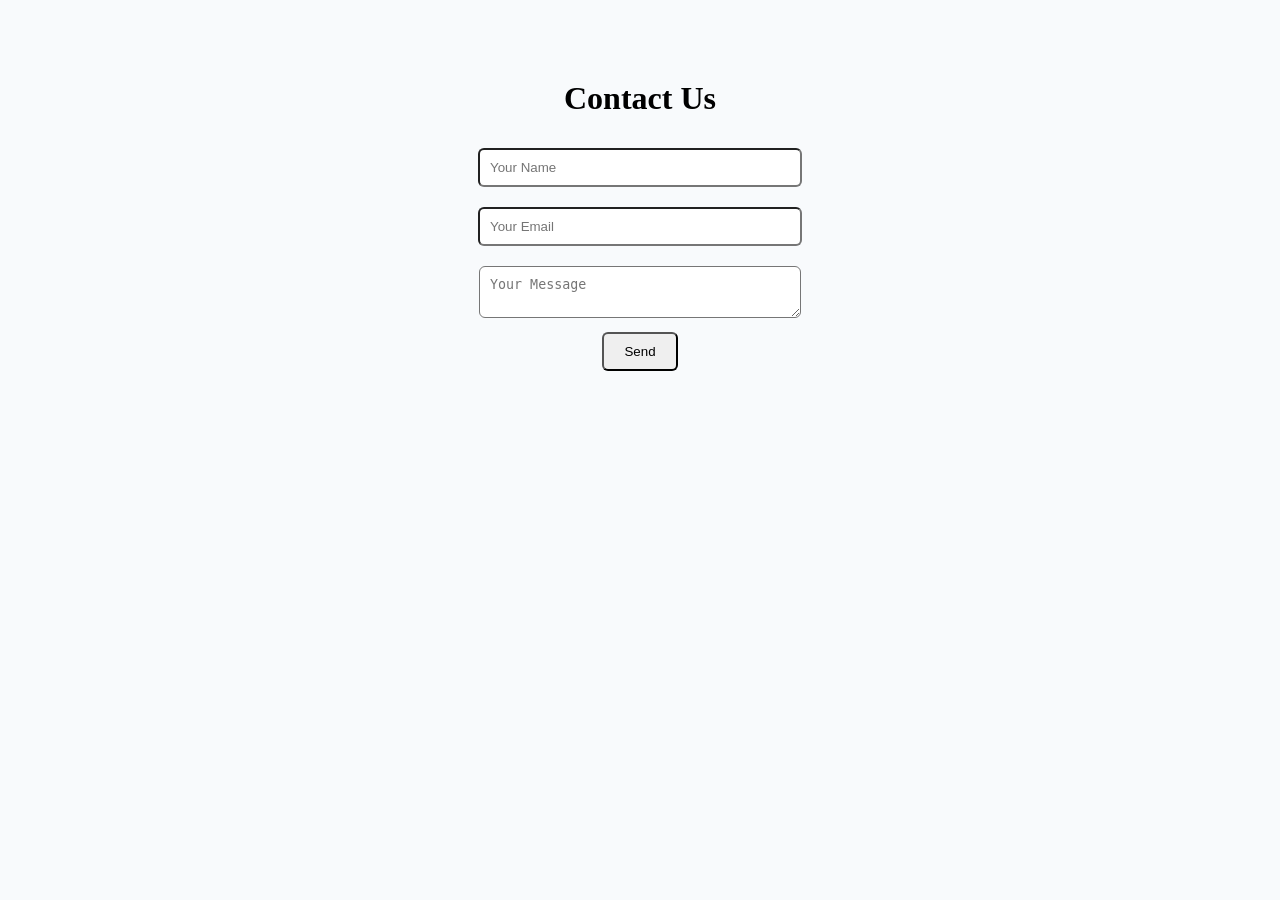
<file: internly-main/frontend/ contact.html>
<!DOCTYPE html>
<html lang="en">
<head>
  <meta charset="UTF-8">
  <title>Contact - Internly</title>

  <link rel="stylesheet" href="style.css">
  <link rel="stylesheet" href="index.css">

  <style>
    body {
      background: #f8fafc;
      text-align: center;
    }

    .contact-box {
      margin-top: 80px;
    }

    input, textarea {
      width: 300px;
      padding: 10px;
      margin: 10px;
      border-radius: 6px;
    }

    button {
      padding: 10px 20px;
      border-radius: 6px;
      cursor: pointer;
    }
  </style>
</head>

<body>

  <div class="contact-box">
  <h1>Contact Us</h1>

  <form id="contactForm">
    <input type="text" placeholder="Your Name" required><br>
    <input type="email" placeholder="Your Email" required><br>
    <textarea placeholder="Your Message" required></textarea><br>

    <button type="submit">Send</button>
  </form>

  <p id="successMsg" style="display:none; color:green;">
    Message sent successfully!
  </p>
</div>

<script>
  document.getElementById("contactForm").addEventListener("submit", function(e) {
    e.preventDefault(); // stop page refresh

    document.getElementById("successMsg").style.display = "block";
  });
</script>

</body>
</html>
</file>
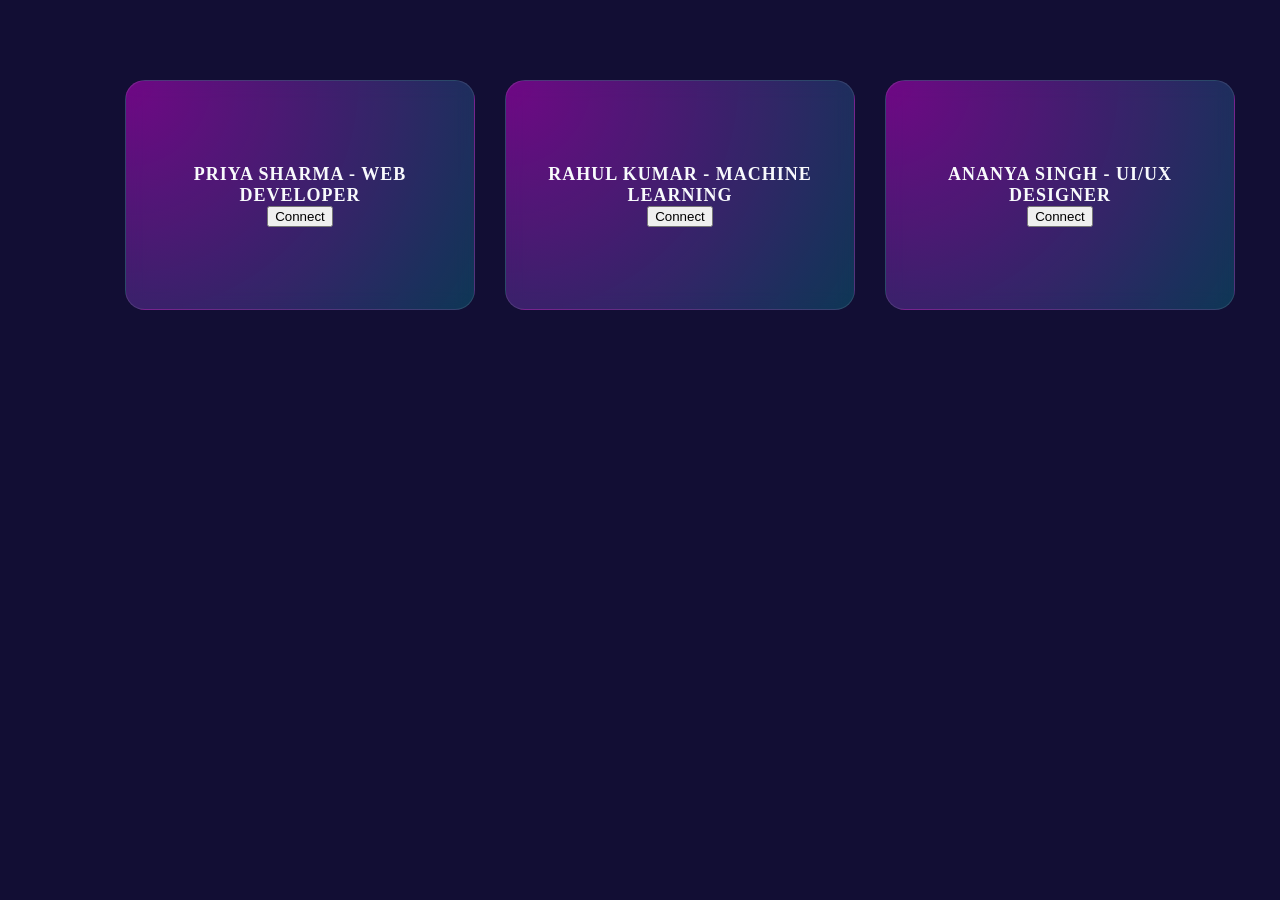
<file: internly-main/frontend/connect.html>
<!DOCTYPE html>
<html lang="en">
<head>
  <meta charset="UTF-8">
  <title>Connect - Internly</title>

  <link rel="stylesheet" href="style.css">
  <link rel="stylesheet" href="index.css">

  <style>
    body {
      background: #120e34;
      color: #1a1a1a;
    }
  </style>
</head>

<body>

  <div class="cards-wrapper">

  <div class="home-container2">
    <span class="home-text1">Priya Sharma - Web Developer</span>
    <button class="connect-btn">Connect</button>
  </div>

  <div class="home-container3">
    <span class="home-text2">Rahul Kumar - Machine Learning</span>
    <button class="connect-btn">Connect</button>
  </div>

  <div class="home-container4">
    <span class="home-text3">Ananya Singh - UI/UX Designer</span>
    <button class="connect-btn">Connect</button>
  </div>

</div>

<script>
  document.addEventListener("click", function(e) {
    if (e.target.classList.contains("connect-btn")) {
      e.target.innerText = "Requested";
      e.target.disabled = true;
    }
  });
</script>

</body>
</html>
</file>
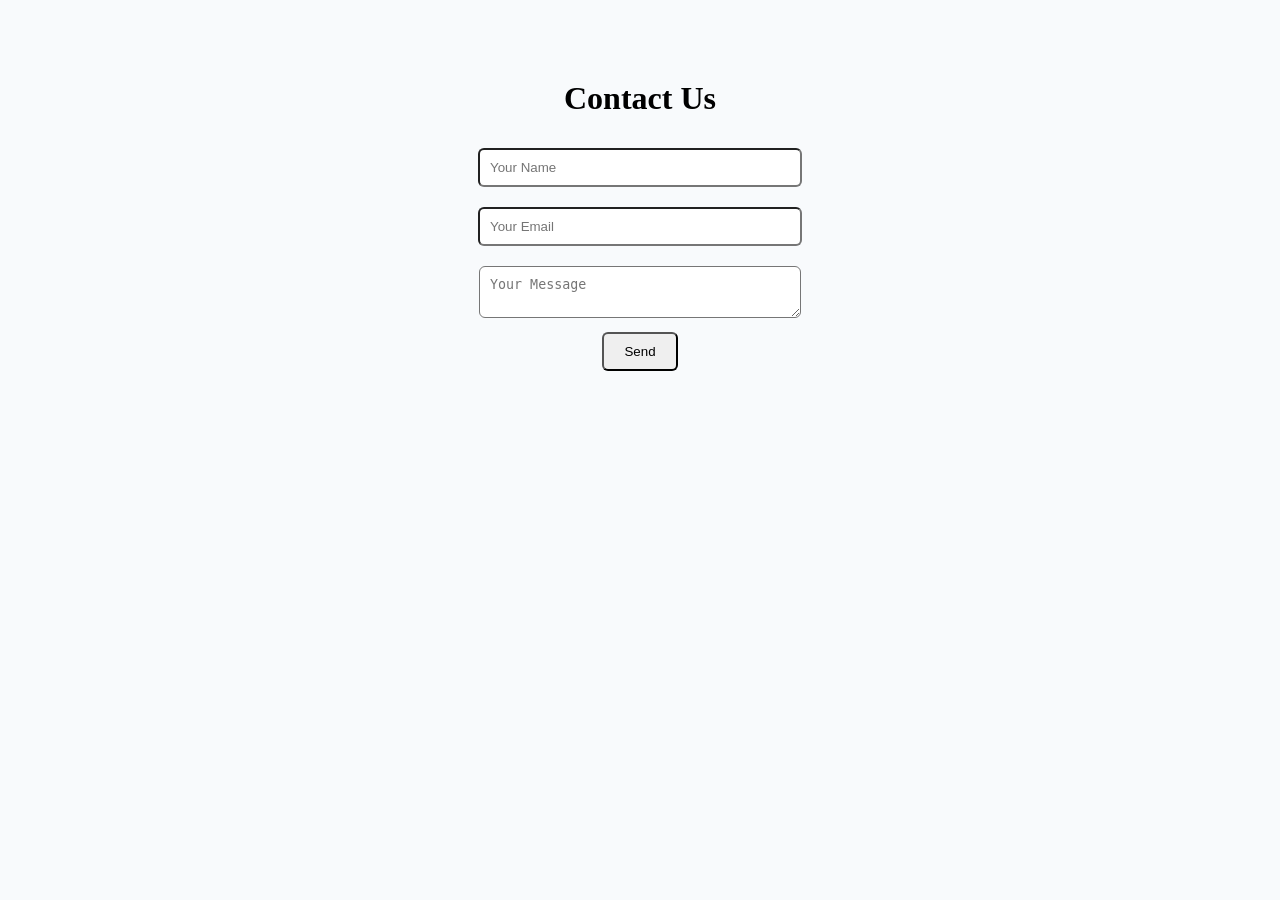
<file: internly-main/frontend/contact.html>
<!DOCTYPE html>
<html lang="en">
<head>
  <meta charset="UTF-8">
  <title>Contact - Internly</title>

  <link rel="stylesheet" href="style.css">
  <link rel="stylesheet" href="index.css">

  <style>
    body {
      background: #f8fafc;
      text-align: center;
    }

    .contact-box {
      margin-top: 80px;
    }

    input, textarea {
      width: 300px;
      padding: 10px;
      margin: 10px;
      border-radius: 6px;
    }

    button {
      padding: 10px 20px;
      border-radius: 6px;
      cursor: pointer;
    }
  </style>
</head>

<body>

  <div class="contact-box">
  <h1>Contact Us</h1>

  <form id="contactForm">
    <input type="text" placeholder="Your Name" required><br>
    <input type="email" placeholder="Your Email" required><br>
    <textarea placeholder="Your Message" required></textarea><br>

    <button type="submit">Send</button>
  </form>

  <p id="successMsg" style="display:none; color:green;">
    Message sent successfully!
  </p>
</div>

<script>
  document.getElementById("contactForm").addEventListener("submit", function(e) {
    e.preventDefault(); // stop page refresh

    document.getElementById("successMsg").style.display = "block";
  });
</script>

</body>
</html>
</file>
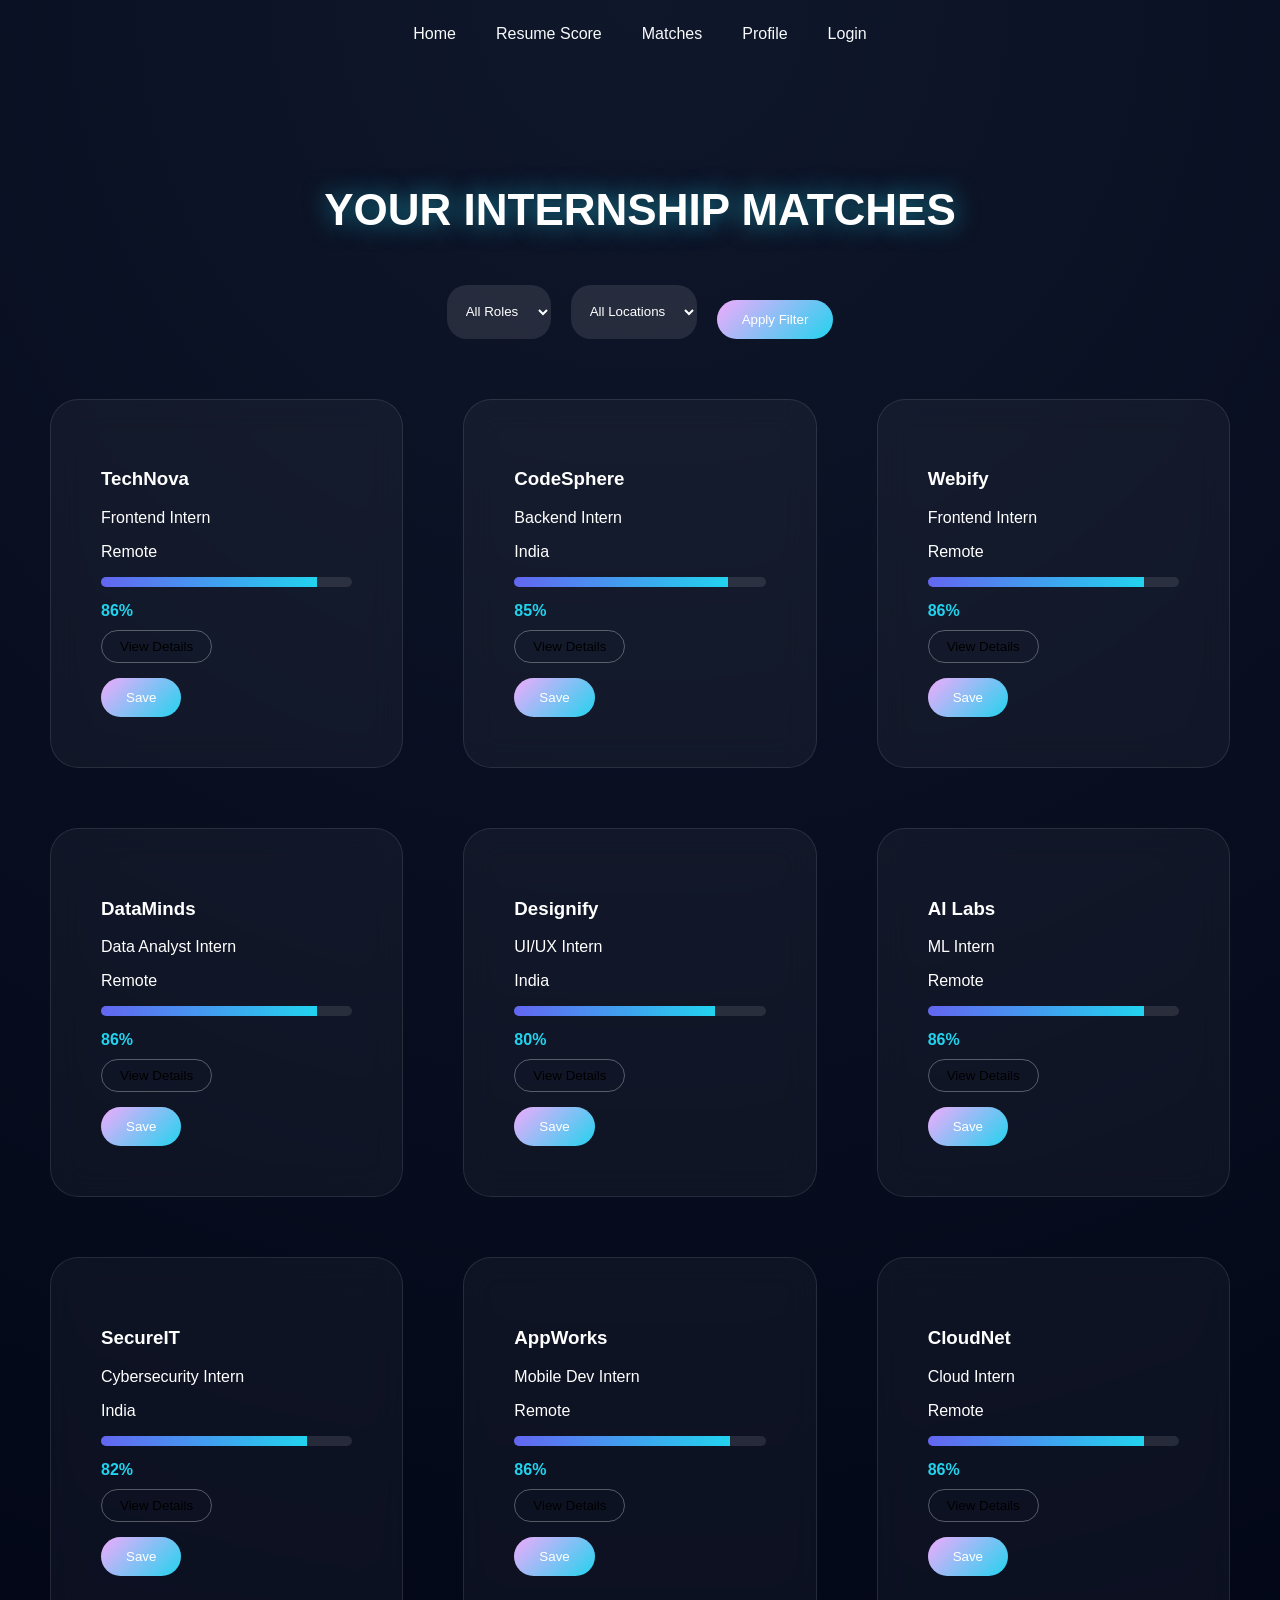
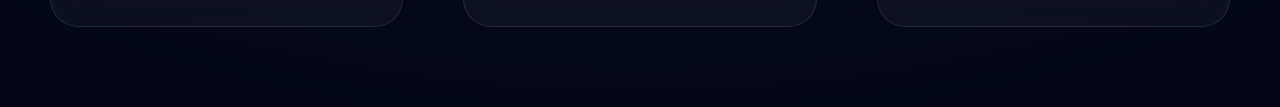
<file: internly-main/frontend/job-matches.html>
<!DOCTYPE html>
<html>
<head>
  <title>Job Matches - INTERNLY</title>
  <link rel="stylesheet" href="job-matches.css">
</head>
<body>

<nav class="navbar">
  <a href="index.html">Home</a>
  <a href="resume-score.html">Resume Score</a>
  <a href="job-matches.html">Matches</a>
  <a href="profile.html">Profile</a>
  <a href="login.html" class="nav-btn">Login</a>
</nav>


<section class="matches-container">

  <h1 class="page-title">YOUR INTERNSHIP MATCHES</h1>

  
  <div class="filter-bar">
    <select id="roleFilter">
      <option value="all">All Roles</option>
      <option value="frontend">Frontend</option>
      <option value="backend">Backend</option>
    </select>

    <select id="locationFilter">
      <option value="all">All Locations</option>
      <option value="remote">Remote</option>
      <option value="india">India</option>
    </select>

    <button id="applyFilter" class="primary-btn">Apply Filter</button>
  </div>

  
  <div class="cards-grid">

    <div class="glass-card match-card fade-in"
         data-role="frontend"
         data-location="remote"
         data-score="92">

      <h3>TechNova</h3>
      <p>Frontend Intern</p>
      <p>Remote</p>

      <div class="score-section">
        <div class="progress-track">
          <div class="progress-fill"></div>
        </div>
        <span class="score-text">0%</span>
      </div>

      <button class="secondary-btn details-btn">View Details</button>

      <div class="expandable">
        <p>Required: React, JS, APIs</p>
        <p>Stipend: ₹15,000/month</p>
      </div>

      <button class="primary-btn save-btn">Save</button>

    </div>
    <div class="glass-card match-card fade-in" data-role="backend" data-location="india" data-score="85">
  <h3>CodeSphere</h3>
  <p>Backend Intern</p>
  <p>India</p>

  <div class="score-section">
    <div class="progress-track"><div class="progress-fill"></div></div>
    <span class="score-text">0%</span>
  </div>

  <button class="secondary-btn details-btn">View Details</button>
  <div class="expandable">
    <p>Required: Node.js, APIs, MongoDB</p>
    <p>Stipend: ₹12,000/month</p>
  </div>

  <button class="primary-btn save-btn">Save</button>
</div>


<div class="glass-card match-card fade-in" data-role="frontend" data-location="remote" data-score="90">
  <h3>Webify</h3>
  <p>Frontend Intern</p>
  <p>Remote</p>

  <div class="score-section">
    <div class="progress-track"><div class="progress-fill"></div></div>
    <span class="score-text">0%</span>
  </div>

  <button class="secondary-btn details-btn">View Details</button>
  <div class="expandable">
    <p>Required: HTML, CSS, React</p>
    <p>Stipend: ₹15,000/month</p>
  </div>

  <button class="primary-btn save-btn">Save</button>
</div>


<div class="glass-card match-card fade-in" data-role="backend" data-location="remote" data-score="88">
  <h3>DataMinds</h3>
  <p>Data Analyst Intern</p>
  <p>Remote</p>

  <div class="score-section">
    <div class="progress-track"><div class="progress-fill"></div></div>
    <span class="score-text">0%</span>
  </div>

  <button class="secondary-btn details-btn">View Details</button>
  <div class="expandable">
    <p>Required: Python, Excel, SQL</p>
    <p>Stipend: ₹14,000/month</p>
  </div>

  <button class="primary-btn save-btn">Save</button>
</div>


<div class="glass-card match-card fade-in" data-role="frontend" data-location="india" data-score="80">
  <h3>Designify</h3>
  <p>UI/UX Intern</p>
  <p>India</p>

  <div class="score-section">
    <div class="progress-track"><div class="progress-fill"></div></div>
    <span class="score-text">0%</span>
  </div>

  <button class="secondary-btn details-btn">View Details</button>
  <div class="expandable">
    <p>Required: Figma, UI Design</p>
    <p>Stipend: ₹10,000/month</p>
  </div>

  <button class="primary-btn save-btn">Save</button>
</div>


<div class="glass-card match-card fade-in" data-role="backend" data-location="remote" data-score="91">
  <h3>AI Labs</h3>
  <p>ML Intern</p>
  <p>Remote</p>

  <div class="score-section">
    <div class="progress-track"><div class="progress-fill"></div></div>
    <span class="score-text">0%</span>
  </div>

  <button class="secondary-btn details-btn">View Details</button>
  <div class="expandable">
    <p>Required: Python, ML, AI</p>
    <p>Stipend: ₹18,000/month</p>
  </div>

  <button class="primary-btn save-btn">Save</button>
</div>


<div class="glass-card match-card fade-in" data-role="backend" data-location="india" data-score="82">
  <h3>SecureIT</h3>
  <p>Cybersecurity Intern</p>
  <p>India</p>

  <div class="score-section">
    <div class="progress-track"><div class="progress-fill"></div></div>
    <span class="score-text">0%</span>
  </div>

  <button class="secondary-btn details-btn">View Details</button>
  <div class="expandable">
    <p>Required: Networking, Security</p>
    <p>Stipend: ₹13,000/month</p>
  </div>

  <button class="primary-btn save-btn">Save</button>
</div>


<div class="glass-card match-card fade-in" data-role="frontend" data-location="remote" data-score="87">
  <h3>AppWorks</h3>
  <p>Mobile Dev Intern</p>
  <p>Remote</p>

  <div class="score-section">
    <div class="progress-track"><div class="progress-fill"></div></div>
    <span class="score-text">0%</span>
  </div>

  <button class="secondary-btn details-btn">View Details</button>
  <div class="expandable">
    <p>Required: Flutter, Android</p>
    <p>Stipend: ₹16,000/month</p>
  </div>

  <button class="primary-btn save-btn">Save</button>
</div>


<div class="glass-card match-card fade-in" data-role="backend" data-location="remote" data-score="89">
  <h3>CloudNet</h3>
  <p>Cloud Intern</p>
  <p>Remote</p>

  <div class="score-section">
    <div class="progress-track"><div class="progress-fill"></div></div>
    <span class="score-text">0%</span>
  </div>

  <button class="secondary-btn details-btn">View Details</button>
  <div class="expandable">
    <p>Required: AWS, Cloud</p>
    <p>Stipend: ₹17,000/month</p>
  </div>

  <button class="primary-btn save-btn">Save</button>
</div>

  </div>

</section>

<script src="job-matches.js"></script>
</body>
</html>
</file>
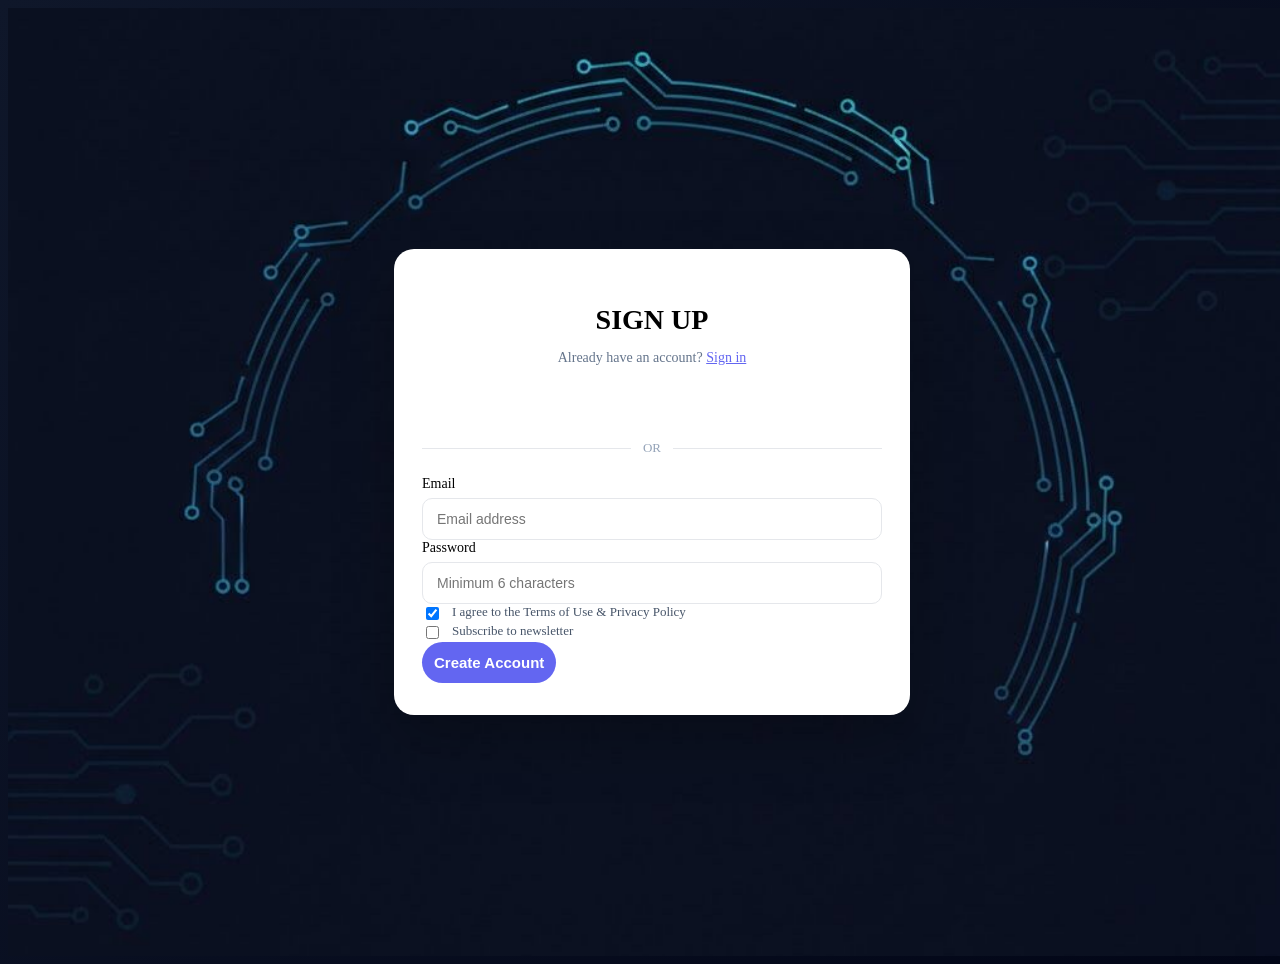
<file: internly-main/frontend/login.html>
<!DOCTYPE html>
<html lang="en">
<head>
  <title>Sign Up – INTERNLY</title>

  <script src="https://accounts.google.com/gsi/client" async defer></script>

  <meta name="viewport" content="width=device-width, initial-scale=1.0" />
  <meta charset="utf-8" />

  <link rel="stylesheet" href="./style.css" />
  <link rel="stylesheet" href="./login.css" />

  <style>
    body { background: linear-gradient(135deg, #0f172a, #020617); }

    .auth-card{
      width:100%; max-width:460px; background:#fff; border-radius:20px;
      padding:32px 28px; box-shadow:0 25px 60px rgba(0,0,0,0.25);
      display:flex; flex-direction:column; gap:20px;
    }
    .auth-title{ text-align:center; }
    .auth-title h2{ font-size:28px; font-weight:700; margin-bottom:6px; }
    .auth-title p{ font-size:14px; color:#64748b; }
    .divider{ display:flex; align-items:center; gap:12px; color:#94a3b8; font-size:13px; }
    .divider::before,.divider::after{ content:""; flex:1; height:1px; background:#e5e7eb; }
    .input-group{ display:flex; flex-direction:column; gap:6px; }
    .input-group label{ font-size:14px; font-weight:500; }
    .input-group input{
      padding:12px 14px; border-radius:10px; border:1px solid #e5e7eb; font-size:14px;
    }
    .input-group input:focus{ outline:none; border-color:#6366f1; }
    .primary-btn{
      background:#6366f1; color:#fff; border-radius:999px; padding:12px;
      font-size:15px; font-weight:600; border:none; cursor:pointer; transition:0.2s ease;
    }
    .primary-btn:hover{ background:#4f46e5; }
    .checkbox-row{ display:flex; align-items:flex-start; gap:10px; font-size:13px; color:#475569; }
    #message{ font-size:14px; text-align:center; display:none; padding:10px; border-radius:10px; }


    .g_id_signin, #g_id_onload { width:100% !important; display:block !important; }
    .g_id_signin iframe { width:100% !important; }

    @media (max-width:480px){ .auth-card{ padding:24px 18px; } }
  </style>
</head>

<body>
  <div class="login-container1">
    <div class="auth-card">

      <div class="auth-title">
        <h2>SIGN UP</h2>
        <p>Already have an account? <a href="#" onclick="switchToLogin()" style="color:#6366f1">Sign in</a></p>
      </div>

     
      <div id="g_id_onload"
        data-client_id="191745860317-v65t5u2o4lr3d6hho9iv7rnskadii215.apps.googleusercontent.com"
        data-callback="handleCredentialResponse">
      </div>

      <div class="g_id_signin"
        data-type="standard"
        data-size="large"
        data-width="320">
      </div>

      <div class="divider">OR</div>

      <form id="signupForm">
        <div class="input-group">
          <label>Email</label>
          <input type="email" id="signup-email" placeholder="Email address" required />
        </div>

        <div class="input-group">
          <label>Password</label>
          <input type="password" id="signup-password" placeholder="Minimum 6 characters" required />
        </div>

        <div class="checkbox-row">
          <input type="checkbox" id="terms" checked required />
          <label for="terms">I agree to the Terms of Use & Privacy Policy</label>
        </div>

        <div class="checkbox-row">
          <input type="checkbox" id="newsletter" />
          <label for="newsletter">Subscribe to newsletter</label>
        </div>

        <button type="submit" class="primary-btn">Create Account</button>
      </form>

      <div id="message"></div>
    </div>
  </div>

  <script>
    const API_URL = 'http://localhost:5000/api';

    function showMessage(msg, isError=false) {
      const el = document.getElementById('message');
      el.style.display = 'block';
      el.textContent = msg;
      el.style.background = isError ? '#fee2e2' : '#dcfce7';
      el.style.color = isError ? '#b91c1c' : '#166534';
    }

    
    document.getElementById('signupForm').addEventListener('submit', async (e) => {
      e.preventDefault();

      const email = document.getElementById('signup-email').value.trim();
      const password = document.getElementById('signup-password').value;
      const termsAgreed = document.getElementById('terms').checked;
      const subscribeNewsletter = document.getElementById('newsletter').checked;

      if (!termsAgreed) return showMessage('You must agree to the terms.', true);

      try {
        const res = await fetch(`${API_URL}/auth/signup`, {
          method: 'POST',
          headers: { 'Content-Type': 'application/json' },
          body: JSON.stringify({ email, password, termsAgreed, subscribeNewsletter })
        });

        const data = await res.json();
        console.log('Signup response:', data);

        if (data.success) {
          localStorage.setItem('token', data.data.token);
          localStorage.setItem('user', JSON.stringify(data.data.user));
          showMessage('Account created! Redirecting...');
          setTimeout(() => window.location.href = 'profile.html', 1200);
        } else {
          showMessage(data.message || 'Signup failed', true);
        }
      } catch (err) {
        console.error(err);
        showMessage('Backend not reachable. Is server.js running?', true);
      }
    });


    async function handleCredentialResponse(response) {
      
      try {
        const res = await fetch(`${API_URL}/auth/google`, {
          method: 'POST',
          headers: { 'Content-Type': 'application/json' },
          body: JSON.stringify({ credential: response.credential })
        });

        const data = await res.json();
        console.log('Google login response:', data);

        if (data.success) {
          localStorage.setItem('token', data.data.token);
          localStorage.setItem('user', JSON.stringify(data.data.user));
          showMessage('Signed in with Google! Redirecting...');
          setTimeout(() => window.location.href = 'index.html', 1200);
        } else {
          showMessage(data.message || 'Google sign-in failed', true);
        }
      } catch (err) {
        console.error(err);
        showMessage('Google sign-in backend not reachable.', true);
      }
    }

    function switchToLogin() {
      alert('Login page can be added next.');
    }
  </script>
</body>
</html>
</file>
<file: internly-main/frontend/style.css>
:root {
  --dl-layout-size-large: 144px;
  --dl-layout-size-small: 48px;
  --dl-layout-space-unit: 16px;
  --dl-layout-size-medium: 96px;
  --dl-layout-size-xlarge: 192px;
  --dl-layout-size-xsmall: 16px;
  --dl-color-theme-accent1: #C5B6E0;
  --dl-color-theme-accent2: #8F84D2;
  --dl-layout-radius-round: 50%;
  --dl-layout-size-xxlarge: 288px;
  --dl-color-theme-primary1: #23297F;
  --dl-color-theme-primary2: #585AB3;
  --dl-layout-size-maxwidth: 1400px;
  --dl-layout-radius-radius2: 2px;
  --dl-layout-radius-radius4: 4px;
  --dl-layout-radius-radius8: 8px;
  --dl-layout-space-halfunit: 8px;
  --dl-layout-space-sixunits: 96px;
  --dl-layout-space-twounits: 32px;
  --dl-color-theme-secondary1: #FFFFFF;
  --dl-color-theme-secondary2: #FBF1EB;
  --dl-layout-space-fiveunits: 80px;
  --dl-layout-space-fourunits: 64px;
  --dl-layout-space-threeunits: 48px;
  --dl-color-theme-neutral-dark: #080A45;
  --dl-layout-radius-cardradius: 8px;
  --dl-color-theme-neutral-light: #FFFFFF;
  --dl-layout-radius-imageradius: 8px;
  --dl-layout-radius-inputradius: 24px;
  --dl-layout-radius-buttonradius: 24px;
  --dl-layout-space-oneandhalfunits: 24px;
}
 
.button {
  color: var(--dl-color-theme-neutral-dark);
  display: inline-block;
  padding: 0.5rem 1rem;
  border-color: var(--dl-color-theme-neutral-dark);
  border-width: 1px;
  border-radius: 4px;
  background-color: var(--dl-color-theme-neutral-light);
}
 
.input {
  color: var(--dl-color-theme-neutral-dark);
  cursor: auto;
  padding: 0.5rem 1rem;
  border-color: var(--dl-color-theme-neutral-dark);
  border-width: 1px;
  border-radius: 4px;
  background-color: var(--dl-color-theme-neutral-light);
}
 
.textarea {
  color: var(--dl-color-theme-neutral-dark);
  cursor: auto;
  padding: 0.5rem;
  border-color: var(--dl-color-theme-neutral-dark);
  border-width: 1px;
  border-radius: 4px;
  background-color: var(--dl-color-theme-neutral-light);
}
 
.list {
  width: 100%;
  margin: 1em 0px 1em 0px;
  display: block;
  padding: 0px 0px 0px 1.5rem;
  list-style-type: none;
  list-style-position: outside;
}
 
.list-item {
  display: list-item;
}
 
.teleport-show {
  display: flex !important;
  transform: none !important;
}
 
.thq-input {
  color: var(--dl-color-theme-neutral-dark);
  cursor: auto;
  outline: none;
  padding: 0.5rem 1rem;
  align-self: stretch;
  text-align: center;
  border-color: var(--dl-color-theme-neutral-dark);
  border-width: 1px;
  border-radius: var(--dl-layout-radius-inputradius);
  background-color: var(--dl-color-theme-neutral-light);
}
 
.thq-input:focus {
  outline: 1px solid var(--dl-color-theme-primary1);
}
 
.thq-button-filled {
  gap: var(--dl-layout-space-halfunit);
  fill: var(--dl-color-theme-secondary1);
  color: var(--dl-color-theme-secondary1);
  cursor: pointer;
  display: flex;
  transition: 0.3s;
  align-items: center;
  font-weight: bold;
  padding-top: var(--dl-layout-space-halfunit);
  white-space: nowrap;
  border-color: var(--dl-color-theme-primary1);
  border-width: 1px;
  padding-left: var(--dl-layout-space-oneandhalfunits);
  border-radius: var(--dl-layout-radius-buttonradius);
  padding-right: var(--dl-layout-space-oneandhalfunits);
  padding-bottom: var(--dl-layout-space-halfunit);
  justify-content: center;
  background-color: var(--dl-color-theme-primary1);
}
 
.thq-button-filled:hover {
  fill: var(--dl-color-theme-secondary2);
  color: var(--dl-color-theme-secondary2);
  border-color: var(--dl-color-theme-primary2);
  background-color: var(--dl-color-theme-primary2);
}
 
.thq-button-outline {
  gap: var(--dl-layout-space-halfunit);
  fill: var(--dl-color-theme-primary1);
  color: var(--dl-color-theme-primary1);
  border: 1px solid;
  cursor: pointer;
  display: flex;
  transition: 0.3s;
  align-items: center;
  font-weight: bold;
  padding-top: var(--dl-layout-space-halfunit);
  white-space: nowrap;
  border-color: var(--dl-color-theme-primary1);
  padding-left: var(--dl-layout-space-oneandhalfunits);
  border-radius: var(--dl-layout-radius-buttonradius);
  padding-right: var(--dl-layout-space-oneandhalfunits);
  padding-bottom: var(--dl-layout-space-halfunit);
  justify-content: center;
}
 
.thq-button-outline:hover {
  fill: var(--dl-color-theme-secondary2);
  color: var(--dl-color-theme-secondary2);
  border-color: var(--dl-color-theme-primary2);
  background-color: var(--dl-color-theme-primary2);
}
 
.thq-button-flat {
  gap: var(--dl-layout-space-halfunit);
  fill: var(--dl-color-theme-primary1);
  color: var(--dl-color-theme-primary1);
  cursor: pointer;
  display: flex;
  transition: 0.3s;
  align-items: center;
  font-weight: bold;
  padding-top: var(--dl-layout-space-halfunit);
  white-space: nowrap;
  border-color: transparent;
  border-width: 1px;
  padding-left: var(--dl-layout-space-oneandhalfunits);
  border-radius: var(--dl-layout-radius-buttonradius);
  padding-right: var(--dl-layout-space-oneandhalfunits);
  padding-bottom: var(--dl-layout-space-halfunit);
  justify-content: center;
}
 
.thq-button-flat:hover {
  fill: var(--dl-color-theme-secondary1);
  color: var(--dl-color-theme-secondary1);
  border-color: var(--dl-color-theme-primary2);
  background-color: var(--dl-color-theme-primary2);
}
 
.thq-heading-1 {
  font-size: 48px;
  font-family: Bricolage Grotesque;
  font-weight: 700;
  line-height: 1.5;
}
 
.thq-heading-2 {
  font-size: 35px;
  font-family: Bricolage Grotesque;
  font-weight: 600;
  line-height: 1.5;
}
 
.thq-heading-3 {
  font-size: 26px;
  font-family: Bricolage Grotesque;
  font-weight: 600;
  line-height: 1.5;
}
 
.thq-body-large {
  font-size: 18px;
  font-family: Bricolage Grotesque;
  line-height: 1.5;
}
 
.thq-body-small {
  font-size: 16px;
  font-family: Bricolage Grotesque;
  line-height: 1.5;
}
 
.thq-team-image-round {
  width: 80px;
  height: 80px;
  object-fit: cover;
  border-radius: 50%;
}
 
.thq-section-padding {
  width: 100%;
  display: flex;
  padding: var(--dl-layout-space-fiveunits);
  position: relative;
  align-items: center;
  flex-direction: column;
}
 
.thq-section-max-width {
  width: 100%;
  max-width: var(--dl-layout-size-maxwidth);
}
 
.thq-img-ratio-1-1 {
  width: 100%;
  object-fit: cover;
  aspect-ratio: 1/1;
  border-radius: var(--dl-layout-radius-imageradius);
}
 
.thq-img-ratio-16-9 {
  width: 100%;
  object-fit: cover;
  aspect-ratio: 16/9;
  border-radius: var(--dl-layout-radius-imageradius);
}
 
.thq-img-ratio-4-3 {
  width: 100%;
  object-fit: cover;
  aspect-ratio: 4/3;
  border-radius: var(--dl-layout-radius-imageradius);
}
 
.thq-img-ratio-4-6 {
  width: 100%;
  object-fit: cover;
  aspect-ratio: 4/6;
  border-radius: var(--dl-layout-radius-imageradius);
}
 
.thq-img-round {
  width: 100%;
  border-radius: var(--dl-layout-radius-round);
}
 
.thq-flex-column {
  gap: var(--dl-layout-space-twounits);
  display: flex;
  overflow: hidden;
  position: relative;
  align-items: center;
  flex-direction: column;
}
 
.thq-flex-row {
  gap: var(--dl-layout-space-twounits);
  display: flex;
  overflow: hidden;
  position: relative;
  align-items: center;
}
 
.thq-grid-6 {
  display: grid;
  grid-gap: var(--dl-layout-space-twounits);
  grid-template-columns: 1fr 1fr 1fr 1fr 1fr 1fr;
}
 
.thq-grid-5 {
  display: grid;
  grid-gap: var(--dl-layout-space-twounits);
  grid-template-columns: 1fr 1fr 1fr 1fr 1fr;
}
 
.thq-card {
  gap: var(--dl-layout-space-oneandhalfunits);
  display: flex;
  padding: var(--dl-layout-space-twounits);
  align-items: stretch;
  border-radius: var(--dl-layout-radius-cardradius);
  flex-direction: column;
}
 
.thq-box-shadow {
  box-shadow: 0px 0px 5px -2px var(--dl-color-theme-neutral-dark);
}
 
.thq-grid-3 {
  display: grid;
  grid-gap: var(--dl-layout-space-twounits);
  grid-template-columns: 1fr 1fr 1fr;
}
 
.thq-grid-4 {
  display: grid;
  grid-gap: var(--dl-layout-space-twounits);
  grid-template-columns: 1fr 1fr 1fr 1fr;
}
 
.thq-grid-2 {
  width: 100%;
  display: grid;
  grid-gap: var(--dl-layout-space-twounits);
  grid-template-columns: 1fr 1fr;
}
 
.thq-checkbox {
  width: var(--dl-layout-size-xsmall);
  height: var(--dl-layout-size-xsmall);
}
 
.thq-select {
  cursor: pointer;
  appearance: none;
  padding-top: var(--dl-layout-space-halfunit);
  padding-left: var(--dl-layout-space-unit);
  border-radius: var(--dl-layout-radius-inputradius);
  padding-right: var(--dl-layout-space-twounits);
  padding-bottom: var(--dl-layout-space-halfunit);
  background-color: var(--dl-color-theme-neutral-light);
  background-image: url('data:image/svg+xml;charset=US-ASCII,%3Csvg width%3D%2220%22 height%3D%2220%22 xmlns%3D%22http%3A//www.w3.org/2000/svg%22 viewBox%3D%220 0 20 20%22 fill%3D%22%23000%22%3E%3Cpath d%3D%22M4.293 7.293a1 1 0 011.414 0L10 11.586l4.293-4.293a1 1 0 111.414 1.414l-5 5a1 1 0 01-1.414 0l-5-5a1 1 0 010-1.414z%22/%3E%3C/svg%3E');
  background-repeat: no-repeat;
  background-position: right 8px center;
}
 
.thq-divider-horizontal {
  width: 100%;
  height: 1px;
  background-color: var(--dl-color-theme-neutral-dark);
}
 
.thq-icon-small {
  width: 24px;
  height: 24px;
}
 
.thq-button-icon {
  fill: var(--dl-color-theme-secondary1);
  padding: 3px;
  transition: 0.3s;
  border-radius: var(--dl-layout-radius-round);
}
 
.thq-button-icon:hover {
  fill: var(--dl-color-theme-secondary2);
}
 
.thq-icon-medium {
  width: var(--dl-layout-size-small);
  height: var(--dl-layout-size-small);
}
 
.thq-icon-x-small {
  width: var(--dl-layout-size-xsmall);
  height: var(--dl-layout-size-xsmall);
}
 
.thq-link {
  cursor: pointer;
  display: inline-block;
  overflow: hidden;
  background: linear-gradient(to right, var(--dl-color-theme-primary1) 50%, var(--dl-color-theme-neutral-dark) 50%);
  transition: background-position 300ms ease;
  font-weight: 600;
  background-clip: text;
  background-size: 200% 100%;
  background-position: 100%;
  -webkit-text-fill-color: transparent;
}
 
.thq-link:hover {
  background-position: 0 100%;
}
 
.thq-grid-auto-300 {
  display: grid;
  grid-gap: var(--dl-layout-space-oneandhalfunits);
  grid-template-columns: repeat(auto-fit, minmax(300px, 1fr));
}
 
.thq-animated-group-vertical-reverse {
  gap: var(--dl-layout-space-unit);
  width: 100%;
  display: flex;
  animation: scroll-y 20s linear infinite;
  align-items: flex-start;
  flex-direction: column;
  justify-content: space-around;
  animation-direction: reverse;
}
 
.thq-animated-group-horizontal-reverse {
  gap: var(--dl-layout-space-unit);
  display: flex;
  animation: scroll-x 20s linear infinite;
  min-width: 100%;
  align-items: center;
  flex-shrink: 0;
  justify-content: space-around;
  animation-direction: reverse;
}
 
.thq-animated-group-vertical {
  gap: var(--dl-layout-space-unit);
  width: 100%;
  display: flex;
  animation: scroll-y 20s linear infinite;
  align-items: flex-start;
  flex-direction: column;
  justify-content: space-around;
}
 
.thq-animated-group-horizontal {
  gap: var(--dl-layout-space-unit);
  display: flex;
  animation: scroll-x 20s linear infinite;
  min-width: 100%;
  align-items: center;
  flex-shrink: 0;
  justify-content: space-around;
}
 
.thq-animated-group-container-vertical {
  gap: var(--dl-layout-space-unit);
  display: flex;
  overflow: hidden;
  flex-direction: column;
}
 
.thq-animated-group-container-horizontal {
  gap: var(--dl-layout-space-unit);
  display: flex;
  overflow: hidden;
}
 
.thq-mask-image-vertical {
  mask-image: linear-gradient(to bottom, transparent, black 1%, black 99%, transparent);
}
 
.thq-mask-image-horizontal {
  mask-image: linear-gradient(to right, transparent, black 1%, black 99%, transparent);
}
 
.thq-img-scale {
  transition: 0.3s;
}
 
.thq-img-scale:hover {
  scale: 1.05;
}
 
.thq-animated-card-bg-1 {
  width: 100%;
  height: 100%;
  transition: transform 0.3s;
  border-radius: var(--dl-layout-radius-cardradius);
  background-color: var(--dl-color-theme-accent1);
}
 
.thq-animated-card-bg-2 {
  transition: transform 0.3s;
  border-radius: var(--dl-layout-radius-cardradius);
  background-color: var(--dl-color-theme-accent2);
}
 
.thq-button-animated {
  outline: none;
  z-index: 1;
  overflow: hidden;
  position: relative;
  border-width: 2px;
}
 
.thq-input::placeholder {
  text-align: center;
  vertical-align: middle;
}
 
.thq-animated-group-container-vertical:hover div {
  animation-play-state: paused;
}
 
.thq-animated-group-container-horizontal:hover div {
  animation-play-state: paused;
}
 
.thq-animated-card-bg-2:has([data-animated="true"]:hover) {
  transform: translate3d(0px, 0px, 0px) scale3d(1, 1, 1) rotateX(0deg) rotateY(0deg) rotateZ(3deg) skew(0deg, 0deg);
}
 
.thq-animated-card-bg-1:has([data-animated="true"]:hover) {
  transform: translate3d(0px, 0px, 0px) scale3d(1, 1, 1) rotateX(0deg) rotateY(0deg) rotateZ(-6deg) skew(0deg, 0deg);
}
 
.thq-button-animated:before {
  top: 0;
  left: -20%;
  color: var(--dl-color-theme-neutral-light);
  width: 200%;
  height: 101%;
  content: "";
  z-index: 1;
  position: absolute;
  transform: scaleX(0);
  transition: transform 0.5s;
  border-radius: var(--dl-layout-radius-buttonradius);
  background-color: var(--dl-color-theme-neutral-dark);
  transform-origin: 0 0;
  transition-timing-function: cubic-bezier(0.5, 1.6, 0.4, 0.7);
}
 
.thq-button-animated:hover::before {
  color: var(--dl-color-theme-neutral-light);
  z-index: -1;
  transform: scaleX(1);
}
 

 
.hero-content {
  z-index: 2;
  position: relative;
  text-align: center;
}
 
.logo-text {
  color: #ffffff;
  margin: 0;
  font-size: clamp(3rem, 10vw, 6rem);
  font-weight: 900;
  line-height: 1;
  letter-spacing: -3px;
}
 
.nav-under-logo {
  gap: 25px;
  display: flex;
  flex-wrap: wrap;
  margin-top: 40px;
  align-items: center;
  justify-content: center;
}
 
.nav-link {
  color: rgba(255, 255, 255, 0.8);
  font-size: 16px;
  transition: 0.3s;
  font-weight: 500;
  text-decoration: none;
}
 
.sign-in-btn {
  color: #00f2ff !important;
  border: 1px solid #00f2ff;
  padding: 10px 25px;
  background: rgba(0, 242, 255, 0.05);
  border-radius: 30px;
}
 
.internly-hero::before {
  inset: 0;
  content: "";
  z-index: 1;
  position: absolute;
  background: rgba(13, 17, 23, 0.85);
  backdrop-filter: blur(10px);
}
 
.logo-text  span {
  color: #00f2ff;
}
 
.nav-link:hover {
  color: #00f2ff;
}
 
.sign-in-btn:hover {
  color: #000 !important;
  background: #00f2ff;
}
 
.Content {
  font-size: 16px;
  font-family: Inter;
  font-weight: 400;
  line-height: 1.15;
  text-transform: none;
  text-decoration: none;
}
 
@media(max-width: 991px) {
  .thq-grid-4 {
    grid-template-columns: 1fr 1fr 1fr;
  }
}
 
@media(max-width: 767px) {
  .thq-section-padding {
    padding: var(--dl-layout-space-threeunits);
  }
  .thq-flex-column {
    gap: var(--dl-layout-space-oneandhalfunits);
  }
  .thq-flex-row {
    gap: var(--dl-layout-space-oneandhalfunits);
  }
  .thq-grid-6 {
    grid-gap: var(--dl-layout-space-oneandhalfunits);
    grid-template-columns: 1fr 1fr 1fr;
  }
  .thq-grid-5 {
    grid-gap: var(--dl-layout-space-oneandhalfunits);
    grid-template-columns: 1fr 1fr 1fr;
  }
  .thq-card {
    padding: var(--dl-layout-space-oneandhalfunits);
  }
  .thq-grid-3 {
    grid-gap: var(--dl-layout-space-oneandhalfunits);
    grid-template-columns: 1fr 1fr;
  }
  .thq-grid-4 {
    grid-gap: var(--dl-layout-space-oneandhalfunits);
    flex-direction: row;
    grid-template-columns: 1fr 1fr;
  }
  .thq-grid-2 {
    grid-gap: var(--dl-layout-space-oneandhalfunits);
    grid-template-columns: 1fr;
  }
  .thq-img-scale {
    width: 100%;
  }
}
 
@media(max-width: 479px) {
  .thq-section-padding {
    padding: var(--dl-layout-space-oneandhalfunits);
  }
  .thq-flex-column {
    gap: var(--dl-layout-space-unit);
  }
  .thq-flex-row {
    gap: var(--dl-layout-space-unit);
  }
  .thq-grid-6 {
    grid-gap: var(--dl-layout-space-unit);
    grid-template-columns: 1fr 1fr;
  }
  .thq-grid-5 {
    grid-gap: var(--dl-layout-space-unit);
    grid-template-columns: 1fr 1fr;
  }
  .thq-grid-3 {
    grid-gap: var(--dl-layout-space-unit);
    align-items: center;
    grid-template-columns: 1fr;
  }
  .thq-grid-4 {
    grid-gap: var(--dl-layout-space-unit);
    align-items: center;
    flex-direction: column;
    grid-template-columns: 1fr;
  }
  .thq-grid-2 {
    grid-gap: var(--dl-layout-space-unit);
  }
  .thq-grid-auto-300 {
    grid-template-columns: 1fr;
  }
}
</file>
<file: internly-main/frontend/index.css>
.home-container1 {
  width: 100%;
  min-height: 100vh;
  display: flex;
  flex-direction: column;
  align-items: center;
  background-color: #0F172A; 
  background-image: url("public/gemini_generated_image_z1w37bz1w37bz1w3-1500h.png");
  background-size: cover;
  background-position: center;
  background-attachment: fixed;
  background-repeat: no-repeat;
  overflow-x: hidden;
}


.home-thq-navbar-elm {
  width: 100%;
  display: flex;
  padding: 20px 50px;
  z-index: 100;
  position: relative;
  align-items: center;
 
  justify-content: center; 
  background-color: transparent;
}
.home-thq-linkcontainer-elm {
  display: flex;
  flex-direction: row;
  align-items: center;
  gap: 35px;

  margin: 0 auto; 
  padding-left: 150px; 
}
.home-link1, .home-link2, .home-link3, .home-navlink1 {
  color: #F8FAFC !important; 
  font-size: 16px;
  font-weight: 500;
  text-decoration: none;
  transition: color 0.3s ease;
}


.home-link1:hover, .home-link2:hover, .home-link3:hover, .home-navlink1:hover {
  color: #22D3EE !important; 
}

.home-navlink2 {
  display: inline-flex;
  align-items: center;
  justify-content: center;
  background-color: #6366f1 !important;
  color: #FFFFFF !important;           
  padding: 10px 24px;
  border-radius: 8px;
  font-weight: 600;
  text-decoration: none;
  transition: all 0.3s ease;
  margin-left: 10px;                  
}

.home-navlink2:hover {
  background-color: #4f46e5;
  transform: translateY(-2px);
  box-shadow: 0px 4px 15px rgba(99, 102, 241, 0.4);
}

.hero-section {
  display: flex;
  flex-direction: column;
  align-items: center;
  text-align: center;
  margin-top: 60px;
  max-width: 900px;
  padding: 0 20px;
}

.home-thq-text-elm2 {
  color: #F8FAFC;
  font-size: clamp(32px, 5vw, 64px); 
  font-weight: 800;
  margin-bottom: 20px;
  text-transform: capitalize;
}

.home-thq-text-elm1 {
  color: #CBD5E1;
  font-size: 20px;
  line-height: 1.6;
  max-width: 700px;
}


.cards-wrapper {
  display: flex;
  flex-direction: row;
  justify-content: center;
  gap: 30px;
  margin-top: 80px;
  width: 100%;
  padding: 0 40px;
  flex-wrap: wrap; 
}


.home-container2, .home-container3, .home-container4 {
  width: 300px;
  height: 180px;
  display: flex;
  flex-direction: column;
  align-items: center;
  justify-content: center;
  padding: 24px;
  border-radius: 20px;
  transition: all 0.3s ease;
  text-align: center;
  background-image: radial-gradient(circle at top left, rgba(252, 0, 255, 0.4), rgba(0, 219, 222, 0.2));
  backdrop-filter: blur(10px);
  border: 1px solid rgba(255, 255, 255, 0.1);
}

.home-container2:hover, .home-container3:hover, .home-container4:hover {
  transform: translateY(-10px);
  box-shadow: 0px 10px 30px rgba(34, 211, 238, 0.3);
  border-color: #22D3EE;
}


.home-text1, .home-text2, .home-text3 {
  color: #F8FAFC;
  font-size: 18px;
  font-weight: 700;
  text-transform: uppercase;
  letter-spacing: 1px;
}


.footer-section {
  margin-top: auto;
  padding: 40px 0;
  width: 100%;
  display: flex;
  justify-content: center;
}

.home-text4 {
  color: #94A3B8;
  font-size: 18px;
  text-decoration: underline;
  cursor: pointer;
}

.home-card-link {
  text-decoration: none; 
  color: inherit;        
  display: contents;     
}


.home-card-link:hover .home-container2,
.home-card-link:hover .home-container3,
.home-card-link:hover .home-container4 {
  transform: translateY(-10px);             
  box-shadow: 0px 10px 30px rgba(34, 211, 238, 0.4); 
  filter: brightness(1.1);                   
  cursor: pointer;                           
}


#google_translate_element {
  position: absolute;
  top: 15px;
  right: 20px;
  z-index: 9999;
  font-family: Poppins, sans-serif;
}


.goog-te-combo {
  padding: 8px 12px;
  border-radius: 8px;
  border: none;
  background: #1e293b;   
  color: white;
  font-size: 14px;
  cursor: pointer;
  outline: none;
}


.goog-te-combo:hover {
  background: #334155;
}


.goog-te-gadget {
  color: transparent !important;
}


.goog-logo-link {
  display: none !important;
}
</file>
<file: internly-main/frontend/job-matches.css>
body {
  margin:0;
  font-family:Inter,sans-serif;
  background: radial-gradient(circle at top,#0f172a,#020617);
  color:white;
}

.navbar {
  padding:25px 50px;
  display:flex;
  justify-content:center;
  gap:40px;
}

.navbar a {
  color:#F8FAFC;
  text-decoration:none;
  transition:0.3s;
}

.navbar a:hover {
  color:#22D3EE;
}

.page-title {
  font-size:44px;
  font-weight:800;
  margin-bottom:50px;
  text-align:center;
  text-shadow:0 0 25px rgba(34,211,238,0.6);
}

.matches-container {
  padding:80px 50px;
}

.filter-bar {
  display:flex;
  justify-content:center;
  gap:20px;
  margin-bottom:60px;
}

select {
  padding:10px 15px;
  border-radius:20px;
  background:rgba(255,255,255,0.1);
  border:none;
  color:white;
}

.cards-grid {
  display:grid;
  grid-template-columns:repeat(auto-fit,minmax(350px,1fr));
  gap:60px;
}

.glass-card {
  padding:50px;
  border-radius:28px;
  backdrop-filter:blur(16px);
  background:rgba(255,255,255,0.04);
  border:1px solid rgba(255,255,255,0.1);
  transition:0.4s;
  opacity:0;
  transform:translateY(30px);
}

.glass-card:hover {
  transform:translateY(-10px);
  border-color:rgba(34,211,238,0.6);
  box-shadow:
    0 30px 60px rgba(0,0,0,0.6),
    0 0 40px rgba(34,211,238,0.3);
}

.fade-in.active {
  opacity:1;
  transform:translateY(0);
  transition:0.8s ease;
}

.progress-track {
  width:100%;
  height:10px;
  background:rgba(255,255,255,0.1);
  border-radius:10px;
  margin:15px 0;
  overflow:hidden;
}

.progress-fill {
  width:0%;
  height:100%;
  background:linear-gradient(90deg,#6366f1,#22d3ee);
}

.score-text {
  color:#22D3EE;
  font-weight:600;
}

.expandable {
  max-height:0;
  overflow:hidden;
  transition:0.5s ease;
}

.expandable.open {
  max-height:200px;
  margin-top:10px;
}

.primary-btn {
  background:linear-gradient(135deg,#f0abfc,#22d3ee);
  border:none;
  padding:12px 25px;
  border-radius:30px;
  color:white;
  cursor:pointer;
  margin-top:15px;
  transition:0.3s;
}

.primary-btn:hover {
  box-shadow:0 0 30px rgba(34,211,238,0.6);
  transform:translateY(-3px);
}

.secondary-btn {
  background:transparent;
  border:1px solid rgba(255,255,255,0.3);
  padding:8px 18px;
  border-radius:20px;
  cursor:pointer;
  margin-top:10px;
}

.secondary-btn:hover {
  border-color:#22D3EE;
}
</file>
<file: internly-main/frontend/login.css>
.sign-up41-wrapper {
  display: contents;
}
 
.sign-up41-container1 {
  width: 100%;
  height: 900px;
  display: flex;
  position: relative;
  align-items: center;
  flex-direction: row;
  justify-content: center;
}
 
.sign-up41-container2 {
  top: 0px;
  flex: 0 0 auto;
  left: 0px;
  right: 0px;
  width: 100%;
  border: 2px dashed rgba(120, 120, 120, 0.4);
  bottom: 0px;
  height: 100%;
  display: flex;
  z-index: 10;
  position: absolute;
  align-items: flex-start;
  flex-direction: column;
  background-color: rgba(0,0,0,0.4);
}
 
.sign-up41-thq-form-elm {
  gap: var(--dl-layout-space-twounits);
  width: 95%;
  max-width: 460px;
  padding : 28px;
  display: flex;
  align-items: center;
  border-radius: var(--dl-layout-radius-radius4);
  flex-direction: column;
  justify-content: flex-end;
  background-color: var(--dl-color-theme-neutral-light);
}
 
.sign-up41-thq-title-root-elm {
  gap: var(--dl-layout-space-halfunit);
  display: flex;
  align-items: center;
  flex-direction: column;
}
 
.sign-up41-thq-text-elm1 {
  text-align: center;
}
 
.sign-up41-container3 {
  gap: var(--dl-layout-space-unit);
  width: 100%;
  display: flex;
  box-sizing: border-box;
  align-items: center;
  flex-direction: column;
  justify-content: flex-end;
}
 
.sign-up41-thq-button-elm1 {
  gap: var(--dl-layout-space-halfunit);
  width: 100%;
  display: flex;
  box-sizing: border-box;
  align-items: center;
  border-color: var(--dl-color-theme-primary1);
  border-style: solid;
  border-width: 1px;
  justify-content: center;
}
 
.sign-up41-icon1 {
  width: 24px;
  height: 24px;
}
 
.sign-up41-thq-button-elm2 {
  gap: var(--dl-layout-space-halfunit);
  width: 100%;
  display: flex;
  box-sizing: border-box;
  align-items: center;
  border-color: var(--dl-color-theme-primary1);
  border-style: solid;
  border-width: 1px;
  justify-content: center;
}
 
.sign-up41-icon3 {
  width: 24px;
  height: 24px;
}
 
.sign-up41-thq-divider-elm1 {
  gap: var(--dl-layout-space-oneandhalfunits);
  width: 100%;
  height: auto;
  display: flex;
  align-items: center;
  flex-shrink: 0;
  justify-content: center;
}
 
.sign-up41-thq-divider-elm2 {
  flex: 1;
  width: var(--dl-layout-size-medium);
  height: 1px;
  display: flex;
  align-items: flex-start;
  flex-direction: column;
  background-color: var(--dl-color-theme-primary1);
}
 
.sign-up41-thq-divider-elm3 {
  flex: 1;
  width: var(--dl-layout-size-medium);
  height: 1px;
  display: flex;
  align-items: flex-start;
  flex-direction: column;
  background-color: var(--dl-color-theme-primary1);
}
 
.sign-up41-text1 {
  text-align: center;
}
 
.sign-up41-form {
  gap: var(--dl-layout-space-unit);
  width: 100%;
  height: auto;
  display: flex;
  flex-direction: column;
}
 
.sign-up41-thq-email-elm {
  gap: var(--dl-layout-space-halfunit);
  width: 100%;
  display: flex;
  align-items: flex-start;
  flex-shrink: 0;
  flex-direction: column;
}
 
.sign-up41-textinput {
  width: 100%;
}
 
.sign-up41-container4 {
  gap: var(--dl-layout-space-halfunit);
  display: flex;
  align-items: flex-start;
  flex-direction: column;
  justify-content: flex-end;
}
 
.sign-up41-thq-terms-agree-elm {
  gap: var(--dl-layout-space-halfunit);
  display: flex;
  padding: var(--dl-layout-space-halfunit);
  align-items: center;
}
 
.sign-up41-thq-newsletter-elm {
  gap: var(--dl-layout-space-halfunit);
  display: flex;
  padding: var(--dl-layout-space-halfunit);
  align-items: center;
}
 
.sign-up41-thq-button-elm3 {
  width: 100%;
}
 
.sign-up41-thq-text-elm9 {
  text-align: center;
}
 
.login-fragment1 {
  display: contents;
}
 
.login-text1 {
  display: inline-block;
}
 
.login-fragment2 {
  display: contents;
}
 
.login-text2 {
  display: inline-block;
}
 
.login-fragment3 {
  display: contents;
}
 
.login-text3 {
  display: inline-block;
}
 
.login-fragment4 {
  display: contents;
}
 
.login-text4 {
  display: inline-block;
}
 
.login-fragment5 {
  display: contents;
}
 
.login-text5 {
  display: inline-block;
}
 
.sign-up41root-class-name {
  opacity: 1;
  position: absolute;
}
 
@media(max-width: 991px) {
  .sign-up41-container1 {
    gap: var(--dl-layout-space-twounits);
    height: auto;
    align-items: center;
    flex-direction: column;
    justify-content: center;
  }
}
 
@media(max-width: 479px) {
  .sign-up41-thq-form-elm {
    padding-left: var(--dl-layout-space-oneandhalfunits);
    padding-right: var(--dl-layout-space-oneandhalfunits);
  }
  .sign-up41-thq-text-elm1 {
    text-align: center;
  }
  .sign-up41-thq-text-elm2 {
    text-align: center;
  }
  .sign-up41-thq-button-elm1 {
    width: 100%;
  }
  .sign-up41-thq-button-elm2 {
    width: 100%;
  }
  .sign-up41-thq-button-elm3 {
    width: 100%;
  }
}

.login-container1 {
  width: 100%;
  height: 100vh;
  display: flex;
  opacity: 100%;
  position: relative;
  min-height: 100vh;
  align-items: center;
  flex-direction: column;
  backdrop-filter: blur(5px);
  background-size: cover;
  justify-content: center;
  background-image: url("public/backdrp-1500h.jpg");
  background-position: center;
}
 
.login-thq-container-elm {
  flex: 0 0 auto;
  width: 100%;
  border: 2px dashed rgba(120, 120, 120, 0.4);
  height: 1011px;
  display: flex;
  opacity: 10%;
  align-self: flex-end;
  align-items: flex-start;
  flex-direction: column;
  backdrop-filter: blur(20px);
  justify-content: center;
  background-color: aliceblue;
}
 
.login-fragment1 {
  display: contents;
}
 
.login-text1 {
  display: inline-block;
}
 
.login-fragment2 {
  display: contents;
}
 
.login-text2 {
  display: inline-block;
}
 
.login-fragment3 {
  display: contents;
}
 
.login-text3 {
  display: inline-block;
}
 
.login-fragment4 {
  display: contents;
}
 
.login-text4 {
  display: inline-block;
}
 
.login-fragment5 {
  display: contents;
}
 
.login-text5 {
  display: inline-block;
}
 
.login-link {
  display: contents;
}
 
.login-container2 {
  right: 50px;
  border: 1px solid #ffffff5c;
  bottom: 30px;
  display: flex;
  z-index: 22;
  position: fixed;
  box-shadow: 5px 5px 10px 0px rgba(31, 31, 31, 0.4);
  min-height: auto;
  align-items: center;
  padding-top: 8px;
  padding-left: 12px;
  border-radius: 8px;
  padding-right: 12px;
  padding-bottom: 8px;
  backdrop-filter: blur(6px);
  background-color: rgba(41, 41, 41, 0.41);
}
 
.login-icon1 {
  width: 24px;
  margin-right: 4px;
}
 
.login-text6 {
  color: white;
  font-size: 13px;
  font-style: normal;
  font-weight: 500;
  line-height: 24px;
}



.sign-up41-thq-button-elm1,
.sign-up41-thq-button-elm2,
.sign-up41-thq-button-elm3 {
  width: 100%;
  max-width: 420px;
  min-height: 48px;
  padding: 12px 16px;
  border-radius: 30px;
  font-size: 15px;
  font-weight: 500;
  transition: all 0.2s ease;
}

.sign-up41-thq-button-elm1:hover,
.sign-up41-thq-button-elm2:hover {
  background: #f5f7ff;
}

.sign-up41-thq-button-elm3:hover {
  transform: translateY(-1px);
}


.sign-up41-icon1,
.sign-up41-icon3 {
  width: 20px;
  height: 20px;
  flex-shrink: 0;
}


.sign-up41-container3 {
  width: 100%;
  max-width: 420px;
}


@media (max-width: 480px) {
  .sign-up41-thq-button-elm1,
  .sign-up41-thq-button-elm2,
  .sign-up41-thq-button-elm3 {
    font-size: 14px;
    padding: 12px;
  }
}


.login-container1 {
  min-height: 100vh;
  height: auto;
  padding: 24px 12px;
}

.login-thq-container-elm {
  height: 100%;
  min-height: 100vh;
}


.sign-up41-container1 {
  height: auto;
  min-height: 100vh;
  padding: 24px 12px;
}

.sign-up41-container2 {
  pointer-events: none;
}


.sign-up41-thq-form-elm {
  width: 100%;
  max-width: 460px;
  margin: 0 auto;
}


.g_id_signin,
#g_id_onload {
  width: 100% !important;
  display: block !important;
}

.g_id_signin iframe {
  width: 100% !important;
}


.sign-up41-textinput {
  width: 100%;
  min-height: 46px;
}


@media (max-width: 480px) {
  .sign-up41-thq-form-elm {
    padding: 20px;
    border-radius: 16px;
  }

  .login-container1 {
    padding: 16px 10px;
  }
}
</file>
